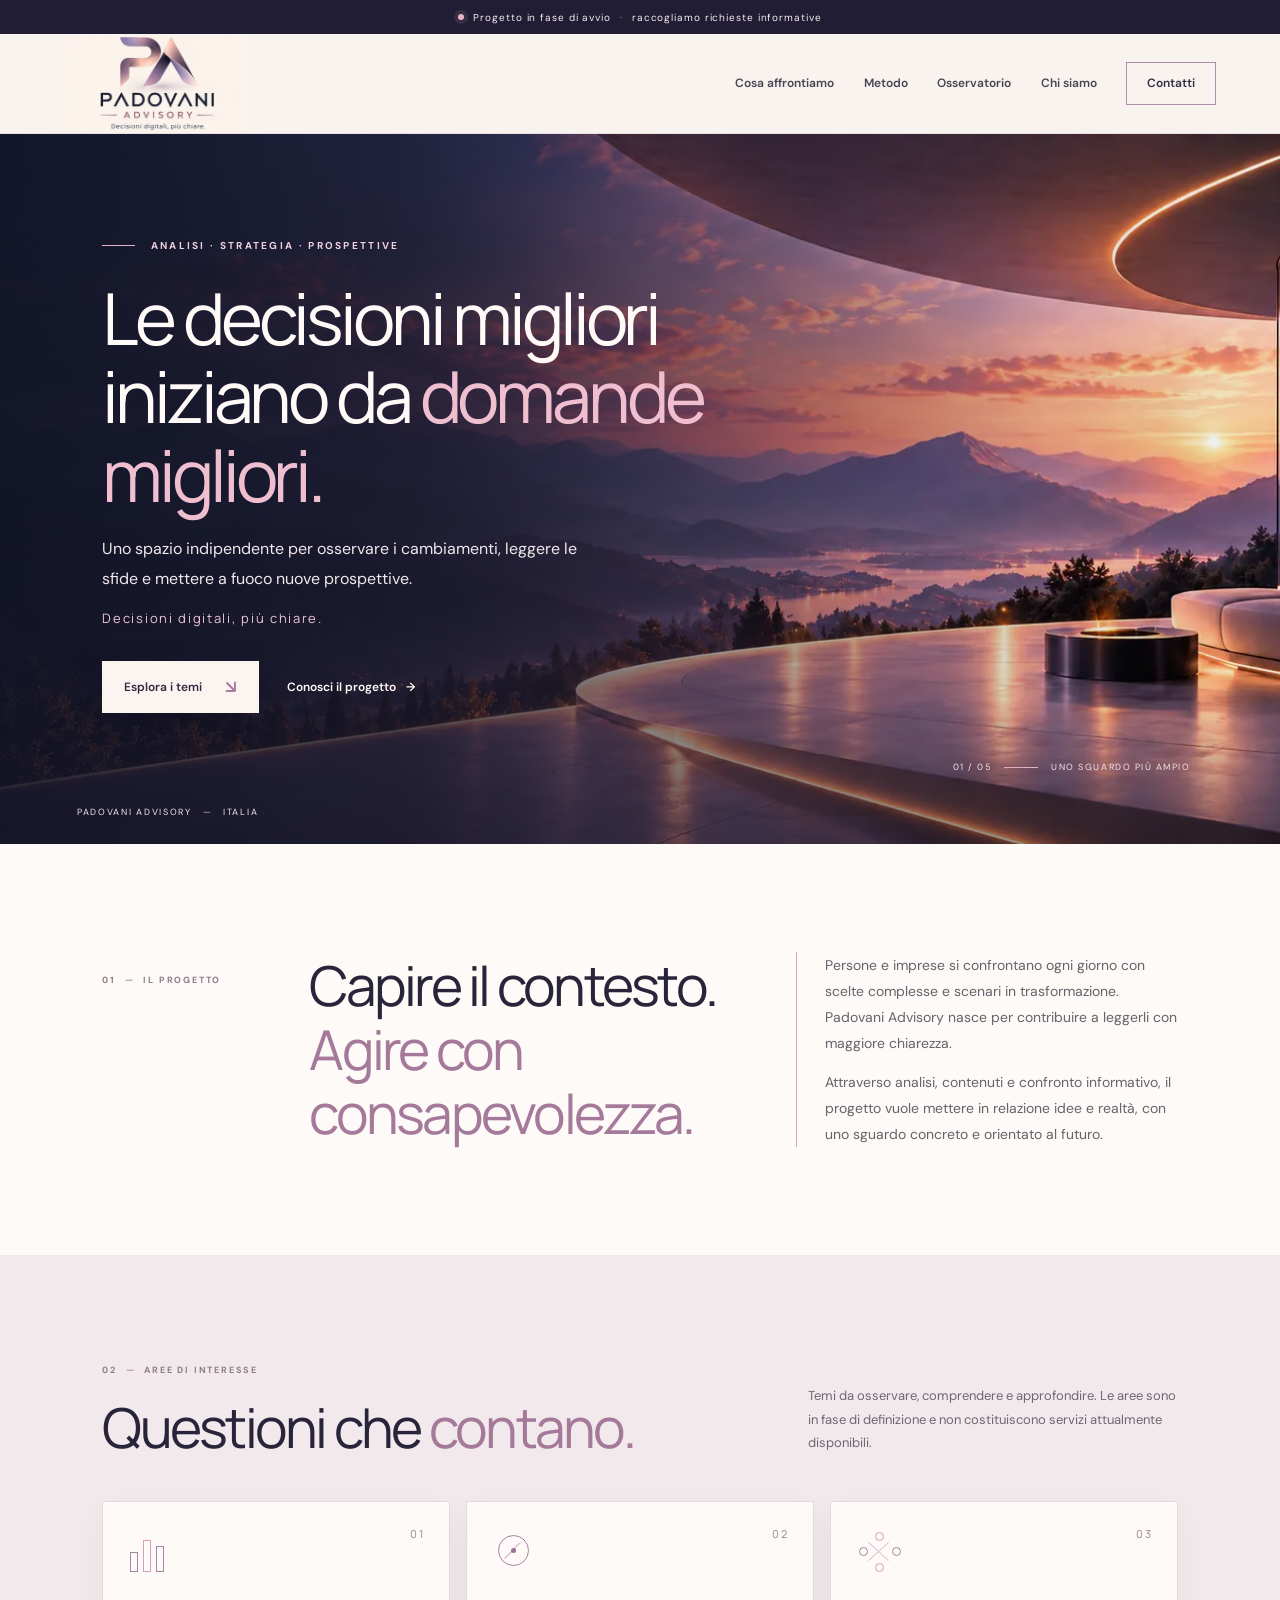
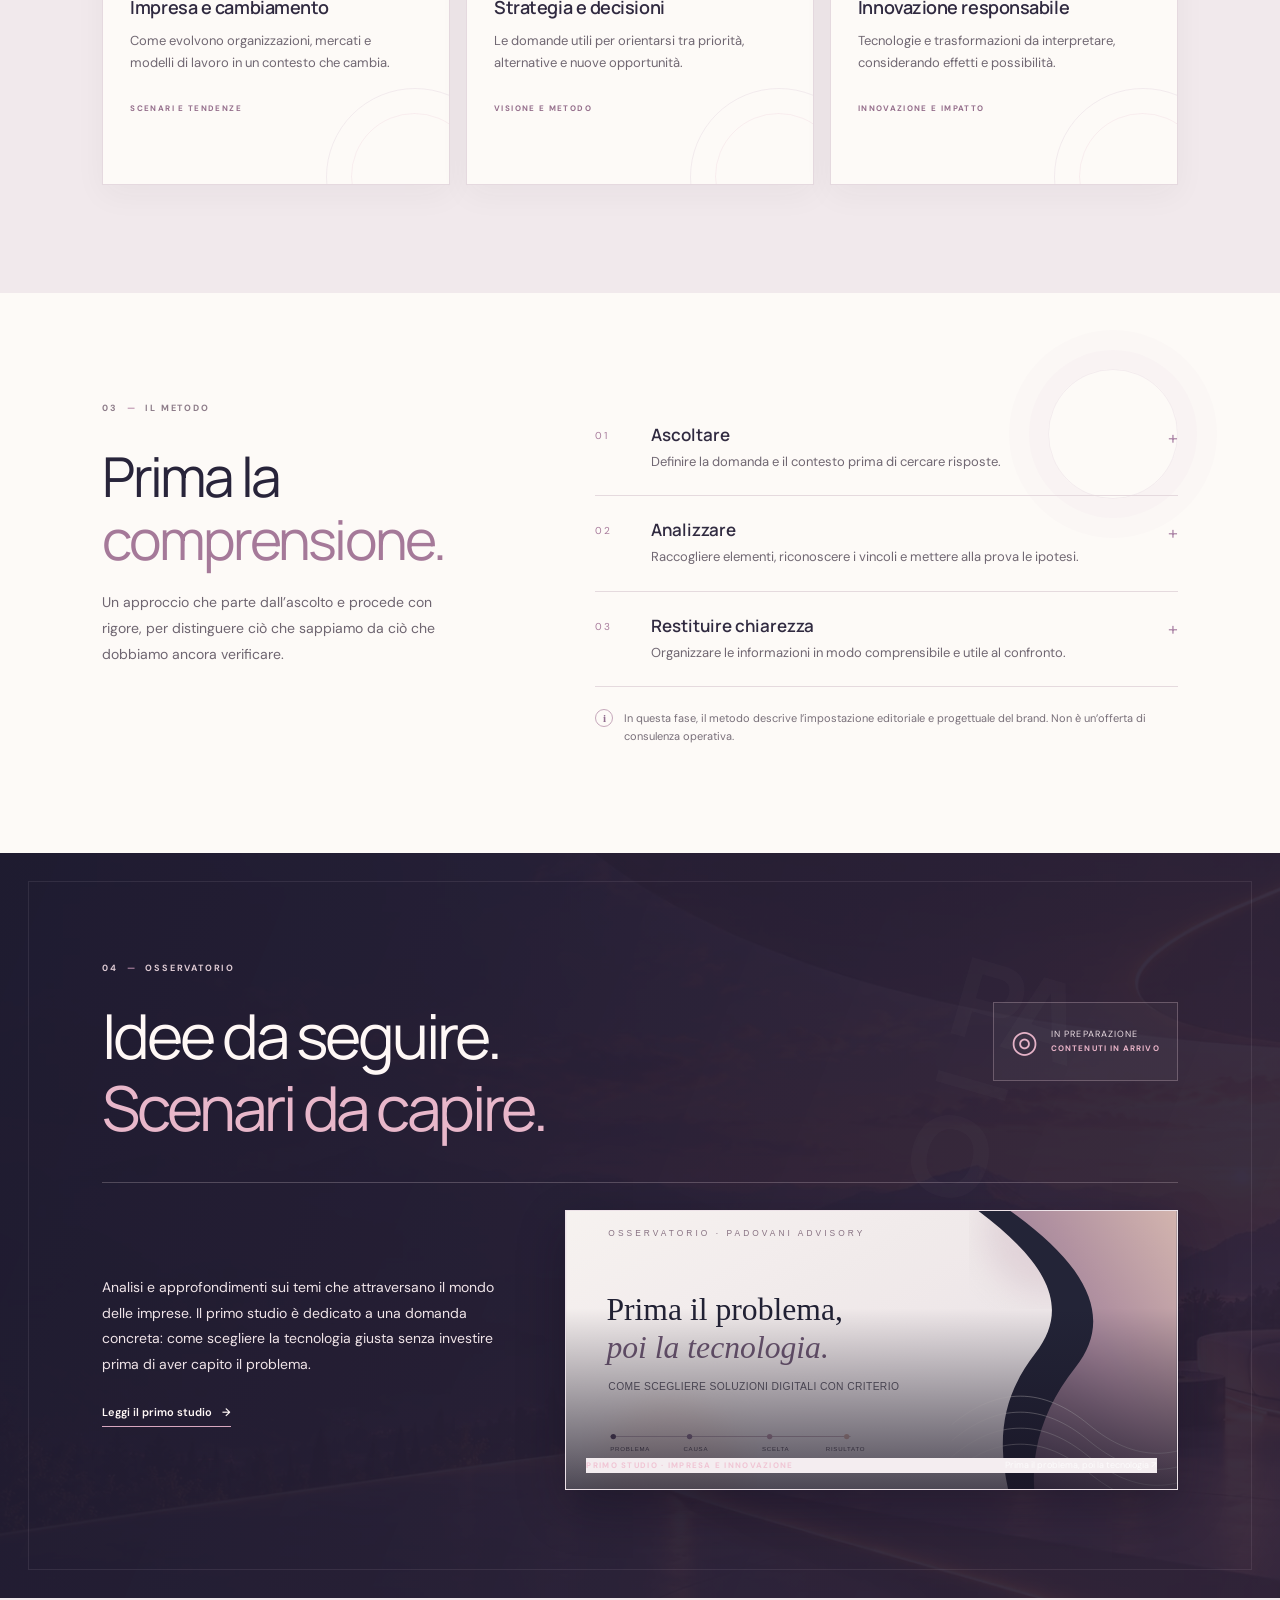
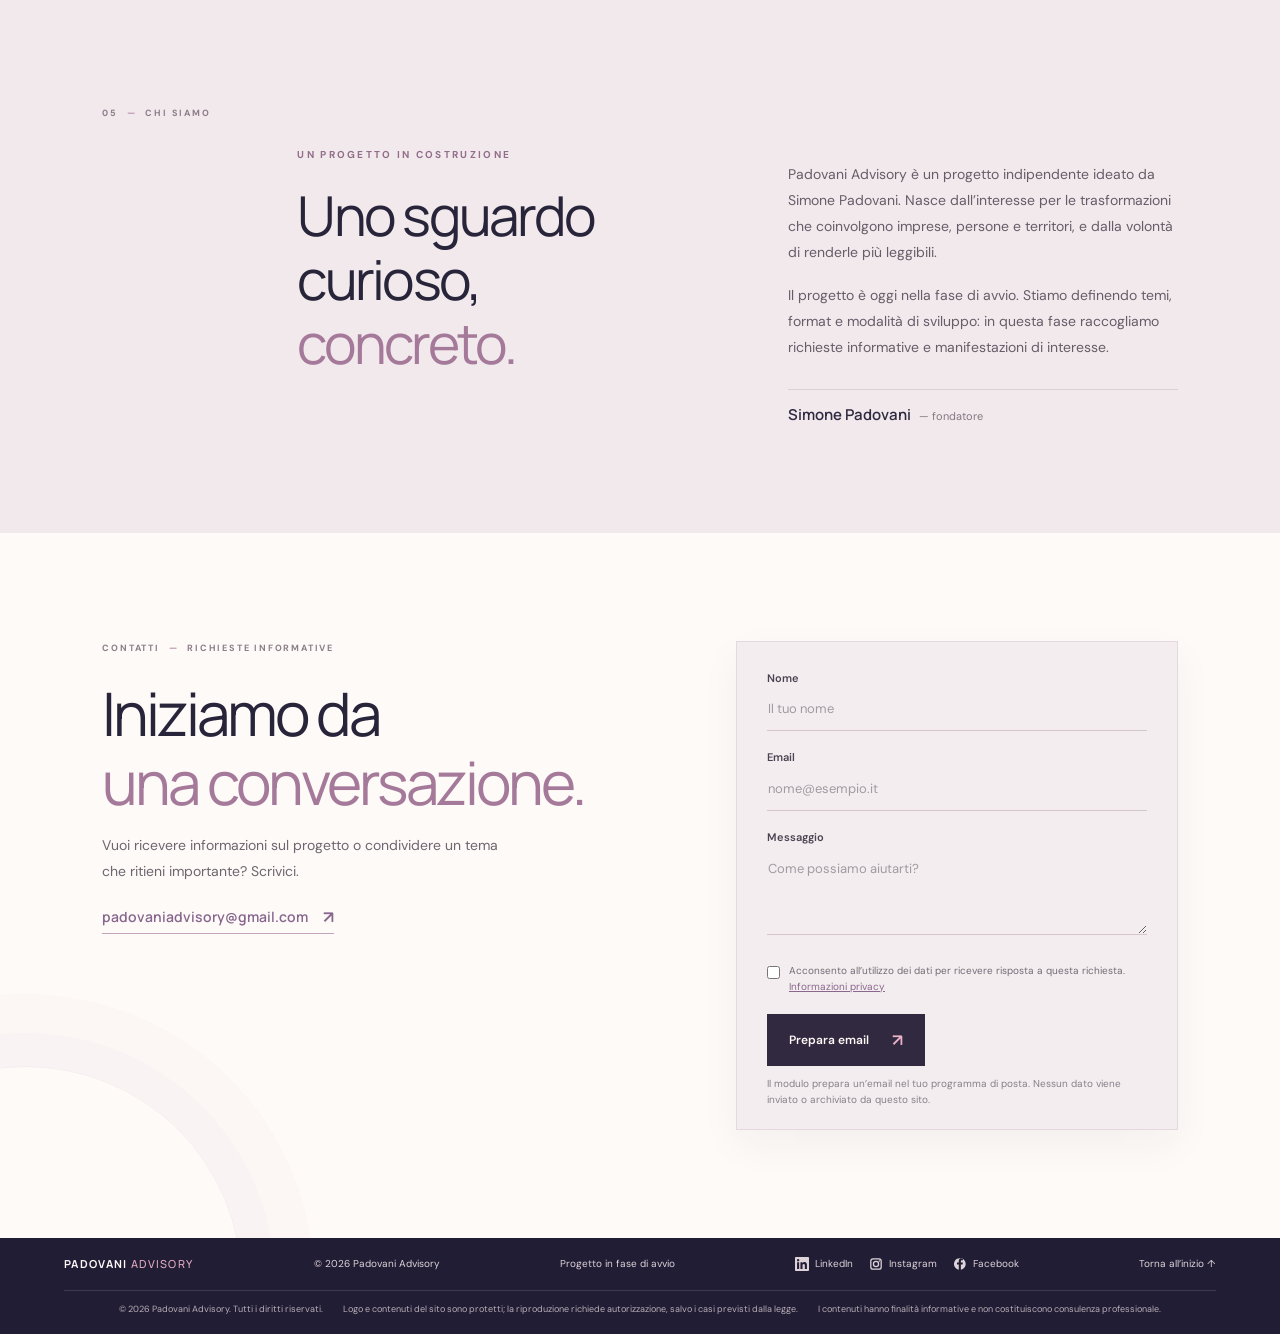
<file: index.html>
<!doctype html>
<html lang="it">
<head>
  <meta charset="utf-8">
  <meta name="viewport" content="width=device-width, initial-scale=1">
  <meta name="theme-color" content="#f7f2ef">
  <meta name="description" content="Padovani Advisory: uno spazio di analisi e divulgazione sui temi che incidono sulle decisioni di persone e imprese. Progetto in fase di avvio.">
  <title>Padovani Advisory — Analisi, metodo, prospettive</title>
  <link rel="icon" href="favicon.svg" type="image/svg+xml">
  <link rel="preconnect" href="https://fonts.googleapis.com">
  <link rel="preconnect" href="https://fonts.gstatic.com" crossorigin>
  <link href="https://fonts.googleapis.com/css2?family=DM+Sans:wght@400;500;600;700&family=Manrope:wght@300;400;500;600;700;800&display=swap" rel="stylesheet">
  <link rel="stylesheet" href="styles.css">
</head>
<body>
  <div class="notice"><span class="notice-dot"></span> Progetto in fase di avvio <span class="notice-separator">·</span> raccogliamo richieste informative</div>
  <header class="site-header">
    <a class="brand" href="#home" aria-label="Padovani Advisory, torna all'inizio">
      <img src="public/logo-padovani-advisory.webp" alt="Padovani Advisory — Decisioni digitali, più chiare">
    </a>
    <button class="menu-toggle" aria-label="Apri il menu" aria-expanded="false" aria-controls="main-nav"><span></span><span></span></button>
    <nav id="main-nav" class="main-nav" aria-label="Navigazione principale">
      <a href="#affrontiamo">Cosa affrontiamo</a><a href="#metodo">Metodo</a><a href="#osservatorio">Osservatorio</a><a href="#chi-siamo">Chi siamo</a>
      <a class="nav-contact" href="#contatti">Contatti</a>
    </nav>
  </header>
  <main>
    <section class="hero" id="home">
      <img class="hero-art" src="public/reference-style-hero.webp" alt="Architettura vetrata affacciata su montagne al tramonto rosa e lilla" fetchpriority="high">
      <div class="hero-grid"></div>
      <div class="hero-content">
        <p class="eyebrow"><span class="eyebrow-line"></span> ANALISI · STRATEGIA · PROSPETTIVE</p>
        <h1>Le decisioni migliori<br>iniziano da <em>domande migliori.</em></h1>
        <p class="hero-lead">Uno spazio indipendente per osservare i cambiamenti, leggere le sfide e mettere a fuoco nuove prospettive.</p>
        <p class="hero-motto">Decisioni digitali, più chiare.</p>
        <div class="hero-actions"><a class="button button-light" href="#affrontiamo">Esplora i temi <span aria-hidden="true">↘</span></a><a class="text-link" href="#chi-siamo">Conosci il progetto <span aria-hidden="true">→</span></a></div>
      </div>
      <div class="hero-aside"><span>01 / 05</span><i></i><span>UNO SGUARDO PIÙ AMPIO</span></div>
      <div class="hero-caption">PADOVANI ADVISORY <span>—</span> ITALIA</div>
    </section>

    <section class="intro section-pad">
      <div class="section-index">01 <span>—</span> IL PROGETTO</div>
      <div class="intro-copy"><h2>Capire il contesto.<br><em>Agire con consapevolezza.</em></h2><div class="intro-description"><p>Persone e imprese si confrontano ogni giorno con scelte complesse e scenari in trasformazione. Padovani Advisory nasce per contribuire a leggerli con maggiore chiarezza.</p><p>Attraverso analisi, contenuti e confronto informativo, il progetto vuole mettere in relazione idee e realtà, con uno sguardo concreto e orientato al futuro.</p></div></div>
    </section>

    <section class="topics section-pad" id="affrontiamo">
      <div class="section-head"><div><div class="section-index">02 <span>—</span> AREE DI INTERESSE</div><h2>Questioni che <em>contano.</em></h2></div><p>Temi da osservare, comprendere e approfondire. Le aree sono in fase di definizione e non costituiscono servizi attualmente disponibili.</p></div>
      <div class="topic-grid">
        <article class="topic-card"><div class="topic-num">01</div><div class="topic-icon icon-shift"><i></i><i></i><i></i></div><h3>Impresa e cambiamento</h3><p>Come evolvono organizzazioni, mercati e modelli di lavoro in un contesto che cambia.</p><span class="topic-tag">SCENARI E TENDENZE</span></article>
        <article class="topic-card"><div class="topic-num">02</div><div class="topic-icon icon-compass"><i></i><i></i></div><h3>Strategia e decisioni</h3><p>Le domande utili per orientarsi tra priorità, alternative e nuove opportunità.</p><span class="topic-tag">VISIONE E METODO</span></article>
        <article class="topic-card"><div class="topic-num">03</div><div class="topic-icon icon-network"><i></i><i></i><i></i><i></i></div><h3>Innovazione responsabile</h3><p>Tecnologie e trasformazioni da interpretare, considerando effetti e possibilità.</p><span class="topic-tag">INNOVAZIONE E IMPATTO</span></article>
      </div>
    </section>

    <section class="method section-pad" id="metodo">
      <div class="method-side"><div class="section-index">03 <span>—</span> IL METODO</div><h2>Prima la<br><em>comprensione.</em></h2><p>Un approccio che parte dall’ascolto e procede con rigore, per distinguere ciò che sappiamo da ciò che dobbiamo ancora verificare.</p></div>
      <div class="method-steps">
        <article><span class="step-number">01</span><div><h3>Ascoltare</h3><p>Definire la domanda e il contesto prima di cercare risposte.</p></div><span class="step-mark">+</span></article>
        <article><span class="step-number">02</span><div><h3>Analizzare</h3><p>Raccogliere elementi, riconoscere i vincoli e mettere alla prova le ipotesi.</p></div><span class="step-mark">+</span></article>
        <article><span class="step-number">03</span><div><h3>Restituire chiarezza</h3><p>Organizzare le informazioni in modo comprensibile e utile al confronto.</p></div><span class="step-mark">+</span></article>
        <div class="method-footnote"><span class="footnote-mark">i</span><p>In questa fase, il metodo descrive l’impostazione editoriale e progettuale del brand. Non è un’offerta di consulenza operativa.</p></div>
      </div>
    </section>

    <section class="observatory section-pad" id="osservatorio">
      <div class="obs-top"><div><div class="section-index">04 <span>—</span> OSSERVATORIO</div><h2>Idee da seguire.<br><em>Scenari da capire.</em></h2></div><div class="obs-label"><span class="obs-orbit">◎</span><span>IN PREPARAZIONE<br><b>CONTENUTI IN ARRIVO</b></span></div></div>
      <div class="obs-bottom"><div class="obs-copy"><p>Analisi e approfondimenti sui temi che attraversano il mondo delle imprese. Il primo studio è dedicato a una domanda concreta: come scegliere la tecnologia giusta senza investire prima di aver capito il problema.</p><a href="osservatorio/prima-il-problema-poi-la-tecnologia/" class="text-link text-link-dark">Leggi il primo studio <span>→</span></a></div><figure class="obs-photo obs-feature"><a href="osservatorio/prima-il-problema-poi-la-tecnologia/" aria-label="Leggi Prima il problema, poi la tecnologia"><img src="public/osservatorio-tecnologia-cover.svg" alt="Copertina dello studio: Prima il problema, poi la tecnologia" loading="lazy"></a><figcaption><span>PRIMO STUDIO · IMPRESA E INNOVAZIONE</span><i>Prima il problema, poi la tecnologia ↗</i></figcaption></figure></div>
      <div class="obs-decoration">PA<br>—<br>O</div>
    </section>

    <section class="about section-pad" id="chi-siamo">
      <div class="section-index">05 <span>—</span> CHI SIAMO</div><div class="about-content"><div class="about-title"><p class="eyebrow eyebrow-dark">UN PROGETTO IN COSTRUZIONE</p><h2>Uno sguardo<br>curioso, <em>concreto.</em></h2></div><div class="about-copy"><p>Padovani Advisory è un progetto indipendente ideato da Simone Padovani. Nasce dall’interesse per le trasformazioni che coinvolgono imprese, persone e territori, e dalla volontà di renderle più leggibili.</p><p>Il progetto è oggi nella fase di avvio. Stiamo definendo temi, format e modalità di sviluppo: in questa fase raccogliamo richieste informative e manifestazioni di interesse.</p><div class="signature">Simone Padovani <span>— fondatore</span></div></div></div>
    </section>

    <section class="contact section-pad" id="contatti">
      <div class="contact-left"><div class="section-index">CONTATTI <span>—</span> RICHIESTE INFORMATIVE</div><h2>Iniziamo da<br><em>una conversazione.</em></h2><p>Vuoi ricevere informazioni sul progetto o condividere un tema che ritieni importante? Scrivici.</p><a class="email-link" href="mailto:padovaniadvisory@gmail.com">padovaniadvisory@gmail.com <span>↗</span></a></div>
      <form class="contact-form" id="contact-form">
        <div class="form-row"><label for="name">Nome</label><input id="name" name="name" autocomplete="name" placeholder="Il tuo nome" required></div>
        <div class="form-row"><label for="email">Email</label><input id="email" name="email" type="email" autocomplete="email" placeholder="nome@esempio.it" required></div>
        <div class="form-row"><label for="message">Messaggio</label><textarea id="message" name="message" rows="3" placeholder="Come possiamo aiutarti?" required></textarea></div>
        <label class="consent"><input type="checkbox" required><span>Acconsento all’utilizzo dei dati per ricevere risposta a questa richiesta. <a href="mailto:padovaniadvisory@gmail.com?subject=Informativa%20privacy">Informazioni privacy</a></span></label>
        <button class="button button-submit" type="submit">Prepara email <span>↗</span></button><p class="form-note" id="form-note">Il modulo prepara un’email nel tuo programma di posta. Nessun dato viene inviato o archiviato da questo sito.</p>
      </form>
    </section>
  </main>
  <footer class="site-footer"><a class="footer-brand" href="#home">PADOVANI <b>ADVISORY</b></a><span>© 2026 Padovani Advisory</span><span>Progetto in fase di avvio</span><nav class="social-links" aria-label="Profili social">
    <a href="https://www.linkedin.com/in/simone-padovani-246959440?utm_source=share_via&amp;utm_content=profile&amp;utm_medium=member_android" target="_blank" rel="noopener noreferrer" aria-label="LinkedIn (si apre in una nuova scheda)"><svg viewBox="0 0 24 24" aria-hidden="true"><path d="M20.45 20.45h-3.56v-5.57c0-1.33-.03-3.04-1.85-3.04-1.85 0-2.13 1.44-2.13 2.94v5.67H9.35V9h3.42v1.56h.05a3.75 3.75 0 0 1 3.37-1.85c3.6 0 4.26 2.37 4.26 5.46zM5.34 7.43a2.06 2.06 0 1 1 0-4.12 2.06 2.06 0 0 1 0 4.12M7.12 20.45H3.56V9h3.56zM22.22 0H1.77C.79 0 0 .77 0 1.72v20.56C0 23.23.79 24 1.77 24h20.44c.98 0 1.79-.77 1.79-1.72V1.72C24 .77 23.2 0 22.22 0"/></svg><span>LinkedIn</span></a>
    <a href="https://www.instagram.com/padovaniadvisory?stkn=YnJjaWFvdHd5bWls" target="_blank" rel="noopener noreferrer" aria-label="Instagram (si apre in una nuova scheda)"><svg viewBox="0 0 24 24" aria-hidden="true"><path d="M7 2h10a5 5 0 0 1 5 5v10a5 5 0 0 1-5 5H7a5 5 0 0 1-5-5V7a5 5 0 0 1 5-5zm0 2.2A2.8 2.8 0 0 0 4.2 7v10A2.8 2.8 0 0 0 7 19.8h10a2.8 2.8 0 0 0 2.8-2.8V7A2.8 2.8 0 0 0 17 4.2zm5 2.3a5.5 5.5 0 1 1 0 11 5.5 5.5 0 0 1 0-11zm0 2.2a3.3 3.3 0 1 0 0 6.6 3.3 3.3 0 0 0 0-6.6zm5.7-3.2a1.3 1.3 0 1 1 0 2.6 1.3 1.3 0 0 1 0-2.6z"/></svg><span>Instagram</span></a>
    <a href="https://www.facebook.com/share/1DZqAWx1Lp/" target="_blank" rel="noopener noreferrer" aria-label="Facebook (si apre in una nuova scheda)"><svg viewBox="0 0 24 24" aria-hidden="true"><path d="M13.5 21.8v-8.9h3l.45-3.47H13.5V7.2c0-1 .28-1.68 1.72-1.68h1.83V2.42A24.3 24.3 0 0 0 14.38 2c-2.65 0-4.47 1.62-4.47 4.6v2.83h-3v3.47h3v8.9a10 10 0 1 1 3.59 0z"/></svg><span>Facebook</span></a>
  </nav><a href="#home">Torna all’inizio ↑</a><div class="footer-legal"><span>© 2026 Padovani Advisory. Tutti i diritti riservati.</span><span>Logo e contenuti del sito sono protetti; la riproduzione richiede autorizzazione, salvo i casi previsti dalla legge.</span><span>I contenuti hanno finalità informative e non costituiscono consulenza professionale.</span></div></footer>
  <script src="script.js"></script>
</body>
</html>
</file>
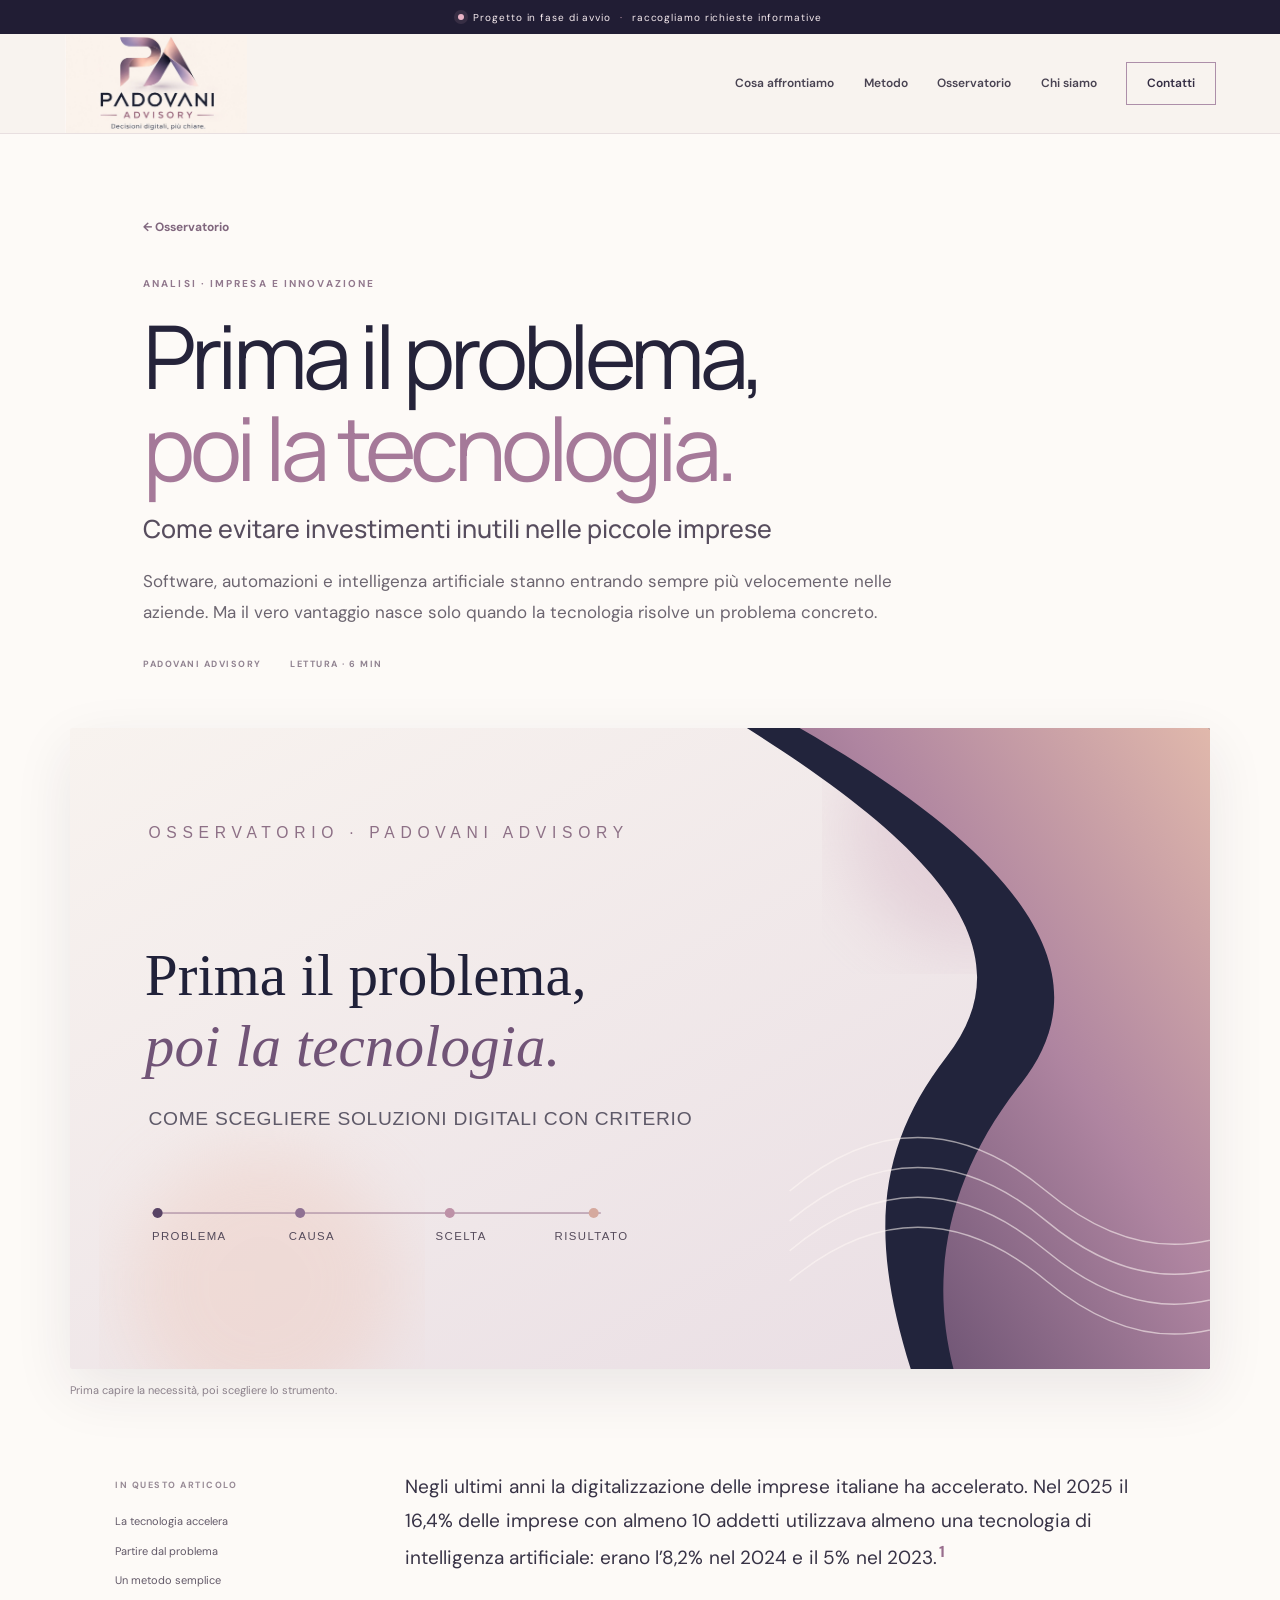
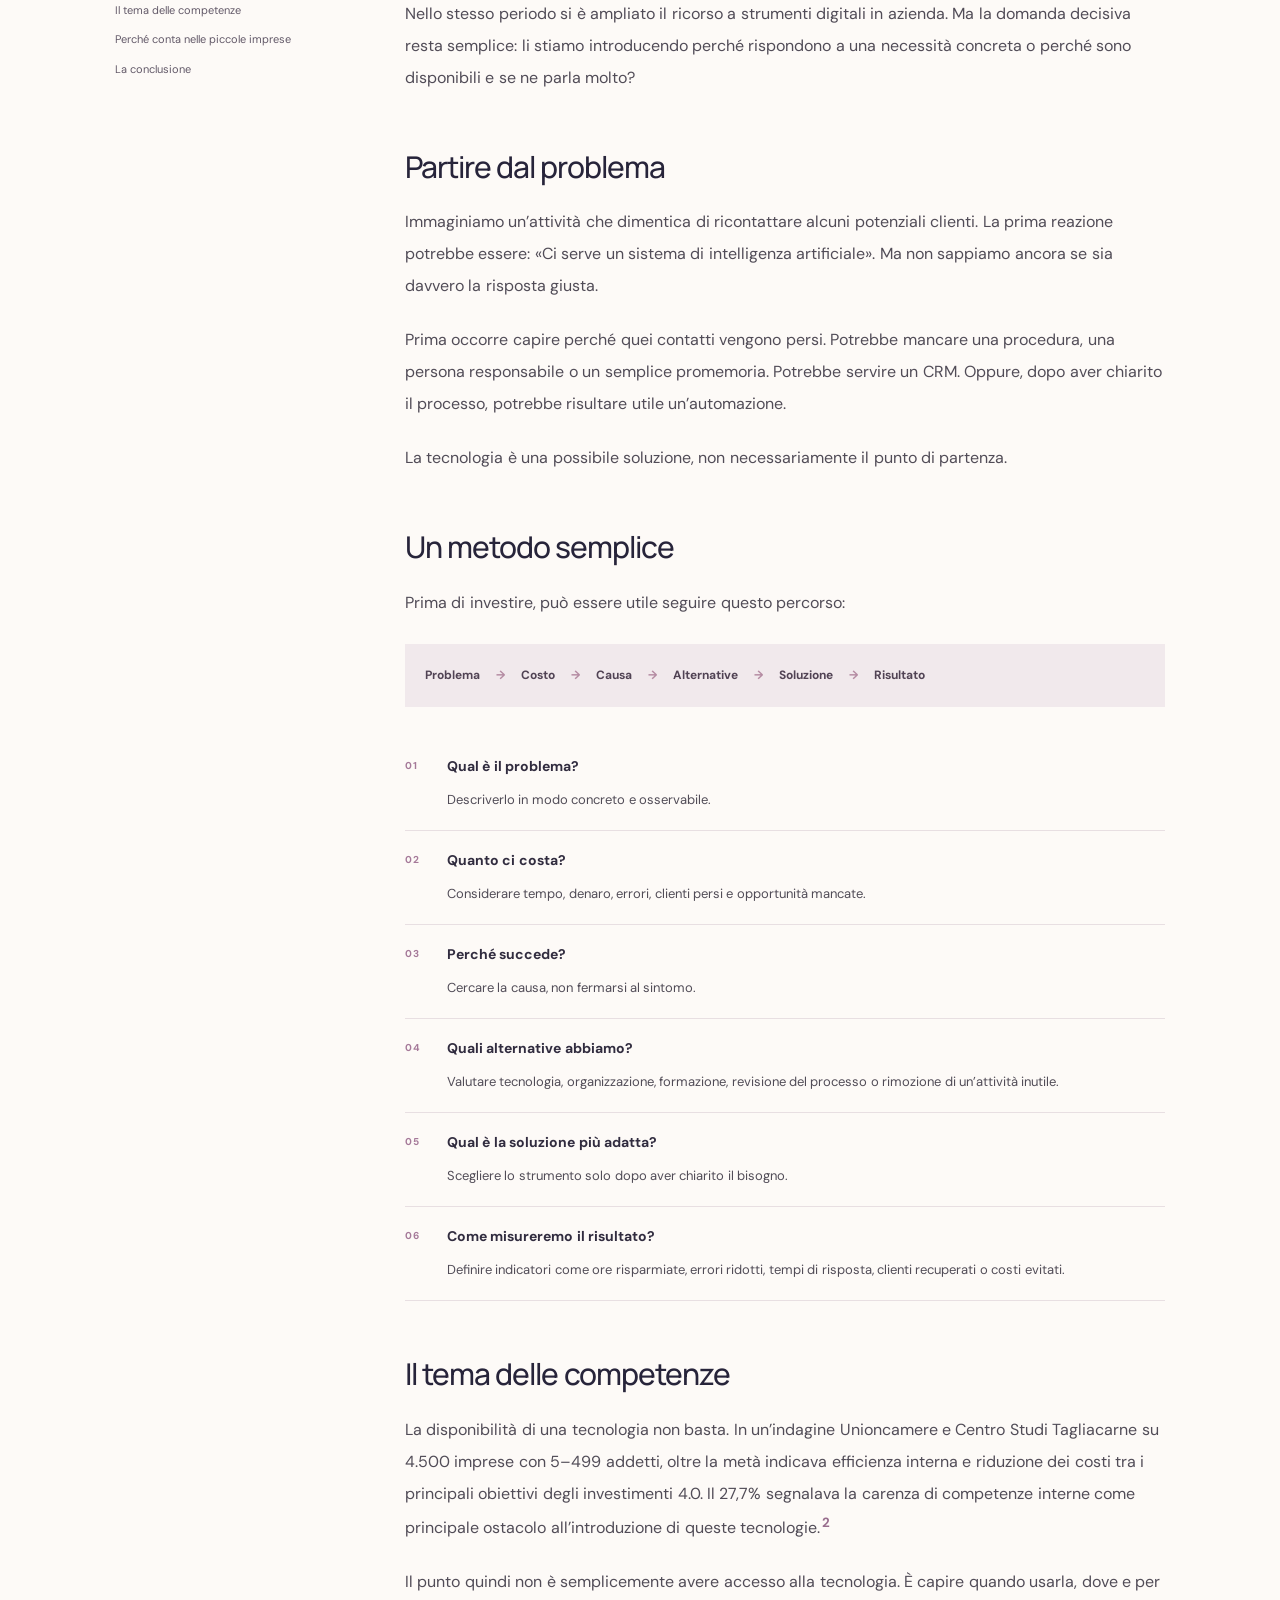
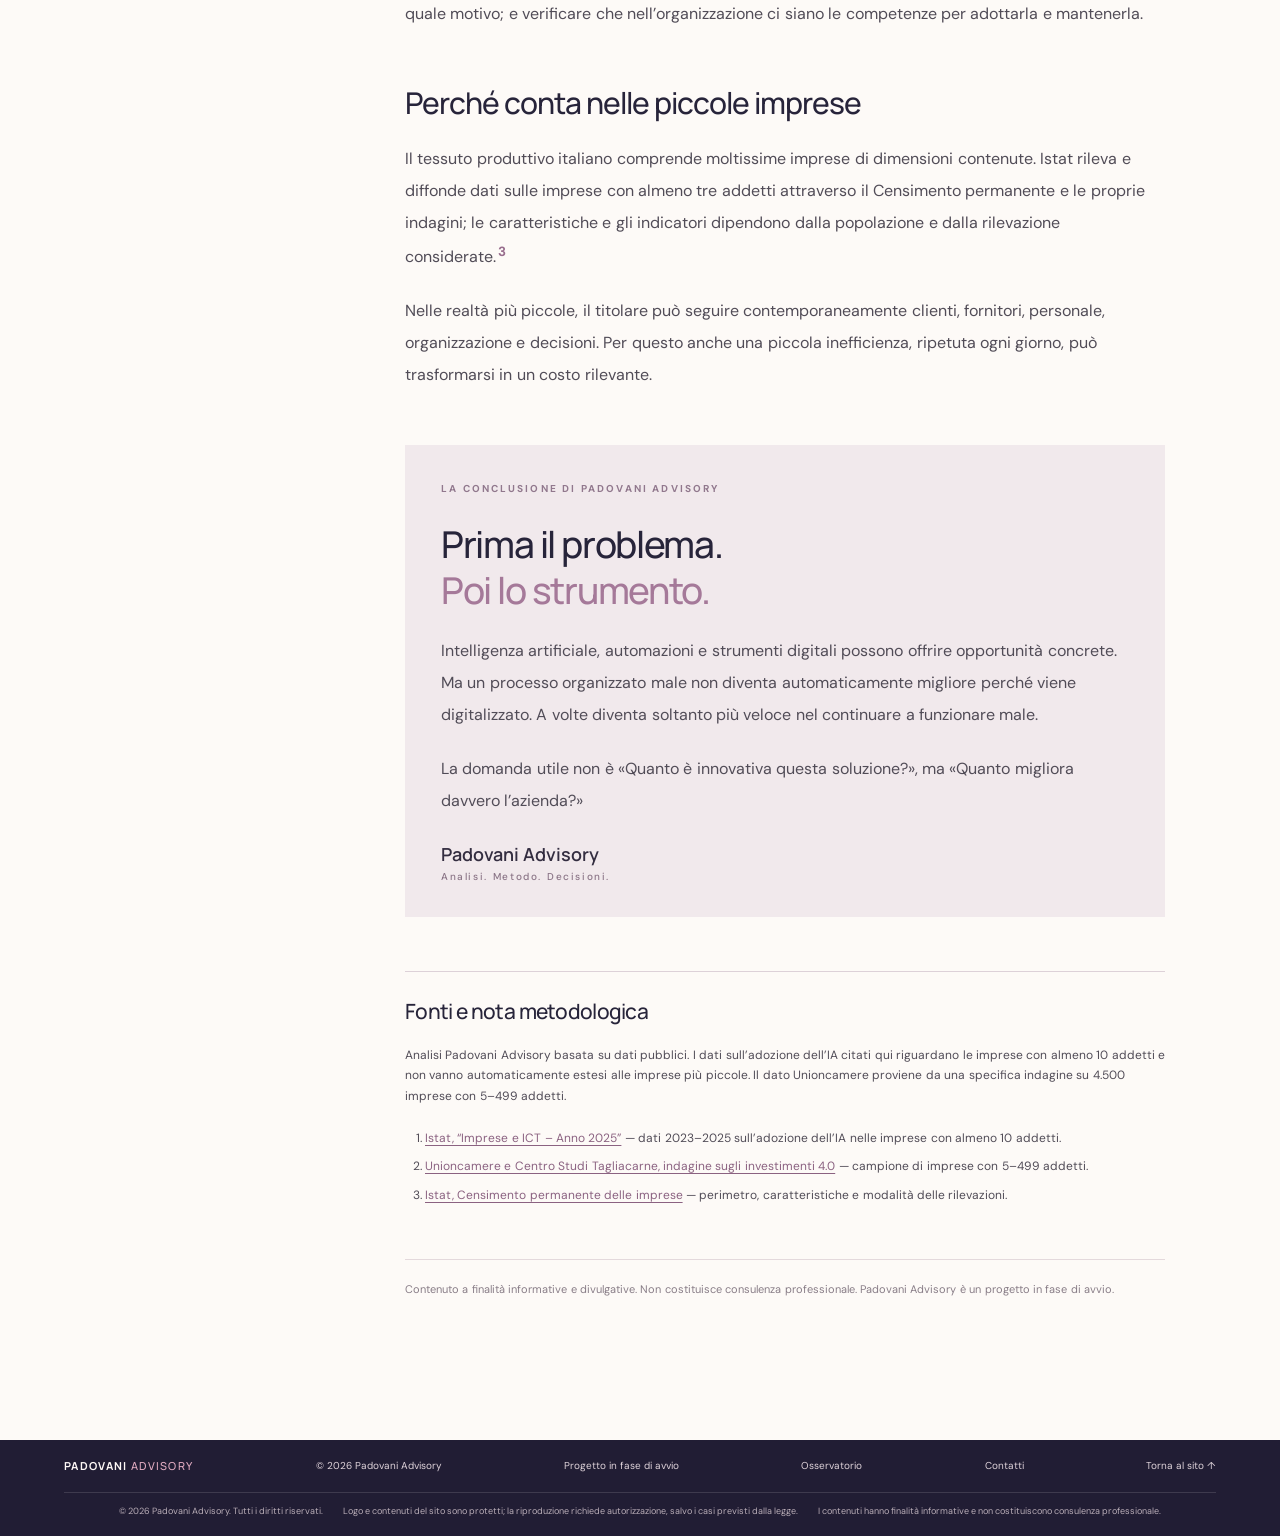
<file: osservatorio/prima-il-problema-poi-la-tecnologia/index.html>
<!doctype html>
<html lang="it">
<head>
  <meta charset="utf-8">
  <meta name="viewport" content="width=device-width, initial-scale=1">
  <meta name="theme-color" content="#f7f2ef">
  <meta name="description" content="Prima di investire in software, automazioni o intelligenza artificiale, conviene capire quale problema si vuole risolvere. Un metodo pratico per le piccole imprese.">
  <meta property="og:type" content="article">
  <meta property="og:title" content="Prima il problema, poi la tecnologia | Padovani Advisory">
  <meta property="og:description" content="La tecnologia crea valore quando risolve un problema concreto. Un percorso semplice per scegliere con criterio.">
  <meta property="og:image" content="https://padovani-advisory-site-r2bx2cer6-simytech.vercel.app/public/osservatorio-tecnologia-cover.svg">
  <meta property="og:url" content="https://padovani-advisory-site-r2bx2cer6-simytech.vercel.app/osservatorio/prima-il-problema-poi-la-tecnologia/">
  <title>Prima il problema, poi la tecnologia: come evitare investimenti inutili nelle piccole imprese | Padovani Advisory</title>
  <link rel="icon" href="../../favicon.svg" type="image/svg+xml">
  <link rel="preconnect" href="https://fonts.googleapis.com">
  <link rel="preconnect" href="https://fonts.gstatic.com" crossorigin>
  <link href="https://fonts.googleapis.com/css2?family=DM+Sans:wght@400;500;600;700&family=Manrope:wght@300;400;500;600;700;800&display=swap" rel="stylesheet">
  <link rel="stylesheet" href="../../styles.css">
  <link rel="stylesheet" href="article.css">
  <link rel="canonical" href="https://padovani-advisory-site-r2bx2cer6-simytech.vercel.app/osservatorio/prima-il-problema-poi-la-tecnologia/">
</head>
<body class="article-page">
  <div class="notice"><span class="notice-dot"></span> Progetto in fase di avvio <span class="notice-separator">·</span> raccogliamo richieste informative</div>
  <header class="site-header">
    <a class="brand" href="../../index.html#home" aria-label="Padovani Advisory, torna all'inizio"><img src="../../public/logo-padovani-advisory.webp" alt="Padovani Advisory — Decisioni digitali, più chiare"></a>
    <button class="menu-toggle" aria-label="Apri il menu" aria-expanded="false" aria-controls="main-nav"><span></span><span></span></button>
    <nav id="main-nav" class="main-nav" aria-label="Navigazione principale">
      <a href="../../index.html#affrontiamo">Cosa affrontiamo</a><a href="../../index.html#metodo">Metodo</a><a href="../../index.html#osservatorio">Osservatorio</a><a href="../../index.html#chi-siamo">Chi siamo</a><a class="nav-contact" href="../../index.html#contatti">Contatti</a>
    </nav>
  </header>
  <main>
    <article>
      <header class="article-hero">
        <a class="article-back" href="../../index.html#osservatorio">← Osservatorio</a>
        <p class="article-kicker">ANALISI · IMPRESA E INNOVAZIONE</p>
        <h1>Prima il problema,<br><em>poi la tecnologia.</em></h1>
        <p class="article-subtitle">Come evitare investimenti inutili nelle piccole imprese</p>
        <p class="article-deck">Software, automazioni e intelligenza artificiale stanno entrando sempre più velocemente nelle aziende. Ma il vero vantaggio nasce solo quando la tecnologia risolve un problema concreto.</p>
        <div class="article-meta"><span>PADOVANI ADVISORY</span><span>LETTURA · 6 MIN</span></div>
      </header>
      <figure class="article-cover"><img src="../../public/osservatorio-tecnologia-cover.svg" alt="Illustrazione editoriale: un percorso dalla domanda alla soluzione tecnologica"><figcaption>Prima capire la necessità, poi scegliere lo strumento.</figcaption></figure>
      <div class="article-layout">
        <aside class="article-aside"><span>IN QUESTO ARTICOLO</span><a href="#contesto">La tecnologia accelera</a><a href="#problema">Partire dal problema</a><a href="#metodo">Un metodo semplice</a><a href="#competenze">Il tema delle competenze</a><a href="#piccole-imprese">Perché conta nelle piccole imprese</a><a href="#conclusione">La conclusione</a></aside>
        <div class="article-body">
          <section id="contesto">
            <p class="article-lead">Negli ultimi anni la digitalizzazione delle imprese italiane ha accelerato. Nel 2025 il 16,4% delle imprese con almeno 10 addetti utilizzava almeno una tecnologia di intelligenza artificiale: erano l’8,2% nel 2024 e il 5% nel 2023.<sup><a href="#fonte-istat-ict">1</a></sup></p>
            <p>Nello stesso periodo si è ampliato il ricorso a strumenti digitali in azienda. Ma la domanda decisiva resta semplice: li stiamo introducendo perché rispondono a una necessità concreta o perché sono disponibili e se ne parla molto?</p>
          </section>
          <section id="problema">
            <h2>Partire dal problema</h2>
            <p>Immaginiamo un’attività che dimentica di ricontattare alcuni potenziali clienti. La prima reazione potrebbe essere: «Ci serve un sistema di intelligenza artificiale». Ma non sappiamo ancora se sia davvero la risposta giusta.</p>
            <p>Prima occorre capire perché quei contatti vengono persi. Potrebbe mancare una procedura, una persona responsabile o un semplice promemoria. Potrebbe servire un CRM. Oppure, dopo aver chiarito il processo, potrebbe risultare utile un’automazione.</p>
            <p>La tecnologia è una possibile soluzione, non necessariamente il punto di partenza.</p>
          </section>
          <section id="metodo">
            <h2>Un metodo semplice</h2>
            <p>Prima di investire, può essere utile seguire questo percorso:</p>
            <div class="method-flow" aria-label="Problema, costo, causa, alternative, soluzione, risultato"><span>Problema</span><i>→</i><span>Costo</span><i>→</i><span>Causa</span><i>→</i><span>Alternative</span><i>→</i><span>Soluzione</span><i>→</i><span>Risultato</span></div>
            <ol class="article-steps">
              <li><b>Qual è il problema?</b><span>Descriverlo in modo concreto e osservabile.</span></li>
              <li><b>Quanto ci costa?</b><span>Considerare tempo, denaro, errori, clienti persi e opportunità mancate.</span></li>
              <li><b>Perché succede?</b><span>Cercare la causa, non fermarsi al sintomo.</span></li>
              <li><b>Quali alternative abbiamo?</b><span>Valutare tecnologia, organizzazione, formazione, revisione del processo o rimozione di un’attività inutile.</span></li>
              <li><b>Qual è la soluzione più adatta?</b><span>Scegliere lo strumento solo dopo aver chiarito il bisogno.</span></li>
              <li><b>Come misureremo il risultato?</b><span>Definire indicatori come ore risparmiate, errori ridotti, tempi di risposta, clienti recuperati o costi evitati.</span></li>
            </ol>
          </section>
          <section id="competenze">
            <h2>Il tema delle competenze</h2>
            <p>La disponibilità di una tecnologia non basta. In un’indagine Unioncamere e Centro Studi Tagliacarne su 4.500 imprese con 5–499 addetti, oltre la metà indicava efficienza interna e riduzione dei costi tra i principali obiettivi degli investimenti 4.0. Il 27,7% segnalava la carenza di competenze interne come principale ostacolo all’introduzione di queste tecnologie.<sup><a href="#fonte-unioncamere">2</a></sup></p>
            <p>Il punto quindi non è semplicemente avere accesso alla tecnologia. È capire quando usarla, dove e per quale motivo; e verificare che nell’organizzazione ci siano le competenze per adottarla e mantenerla.</p>
          </section>
          <section id="piccole-imprese">
            <h2>Perché conta nelle piccole imprese</h2>
            <p>Il tessuto produttivo italiano comprende moltissime imprese di dimensioni contenute. Istat rileva e diffonde dati sulle imprese con almeno tre addetti attraverso il Censimento permanente e le proprie indagini; le caratteristiche e gli indicatori dipendono dalla popolazione e dalla rilevazione considerate.<sup><a href="#fonte-istat-imprese">3</a></sup></p>
            <p>Nelle realtà più piccole, il titolare può seguire contemporaneamente clienti, fornitori, personale, organizzazione e decisioni. Per questo anche una piccola inefficienza, ripetuta ogni giorno, può trasformarsi in un costo rilevante.</p>
          </section>
          <section id="conclusione" class="article-conclusion">
            <p class="article-kicker">LA CONCLUSIONE DI PADOVANI ADVISORY</p>
            <h2>Prima il problema.<br><em>Poi lo strumento.</em></h2>
            <p>Intelligenza artificiale, automazioni e strumenti digitali possono offrire opportunità concrete. Ma un processo organizzato male non diventa automaticamente migliore perché viene digitalizzato. A volte diventa soltanto più veloce nel continuare a funzionare male.</p>
            <p>La domanda utile non è «Quanto è innovativa questa soluzione?», ma «Quanto migliora davvero l’azienda?»</p>
            <div class="article-signoff">Padovani Advisory <span>Analisi. Metodo. Decisioni.</span></div>
          </section>
          <section class="article-sources" aria-labelledby="sources-title">
            <h2 id="sources-title">Fonti e nota metodologica</h2>
            <p>Analisi Padovani Advisory basata su dati pubblici. I dati sull’adozione dell’IA citati qui riguardano le imprese con almeno 10 addetti e non vanno automaticamente estesi alle imprese più piccole. Il dato Unioncamere proviene da una specifica indagine su 4.500 imprese con 5–499 addetti.</p>
            <ol>
              <li id="fonte-istat-ict"><a href="https://www.istat.it/tag/imprese/page/3/" target="_blank" rel="noopener noreferrer">Istat, “Imprese e ICT – Anno 2025”</a> — dati 2023–2025 sull’adozione dell’IA nelle imprese con almeno 10 addetti.</li>
              <li id="fonte-unioncamere"><a href="https://www.unioncamere.gov.it/comunicazione/comunicati-stampa/il-sud-accelera-il-passo-sulla-digitalizzazione-il-35-delle-imprese-meridionali-investira-40-entro-il-2027?page=contact" target="_blank" rel="noopener noreferrer">Unioncamere e Centro Studi Tagliacarne, indagine sugli investimenti 4.0</a> — campione di imprese con 5–499 addetti.</li>
              <li id="fonte-istat-imprese"><a href="https://www.istat.it/statistiche-per-temi/censimenti/imprese/" target="_blank" rel="noopener noreferrer">Istat, Censimento permanente delle imprese</a> — perimetro, caratteristiche e modalità delle rilevazioni.</li>
            </ol>
          </section>
          <p class="article-disclaimer">Contenuto a finalità informative e divulgative. Non costituisce consulenza professionale. Padovani Advisory è un progetto in fase di avvio.</p>
        </div>
      </div>
    </article>
  </main>
  <footer class="site-footer"><a class="footer-brand" href="../../index.html#home">PADOVANI <b>ADVISORY</b></a><span>© 2026 Padovani Advisory</span><span>Progetto in fase di avvio</span><a href="../../index.html#osservatorio">Osservatorio</a><a href="../../index.html#contatti">Contatti</a><a href="../../index.html">Torna al sito ↑</a><div class="footer-legal"><span>© 2026 Padovani Advisory. Tutti i diritti riservati.</span><span>Logo e contenuti del sito sono protetti; la riproduzione richiede autorizzazione, salvo i casi previsti dalla legge.</span><span>I contenuti hanno finalità informative e non costituiscono consulenza professionale.</span></div></footer>
  <script src="../../script.js"></script>
</body>
</html>
</file>
<file: styles.css>
:root {
  --ink: #202139;
  --ink-soft: #4b4656;
  --navy: #171b34;
  --plum: #48354e;
  --rose: #d9a1b8;
  --lilac: #a78caf;
  --ivory: #f8f3ef;
  --paper: #fdfaf7;
  --pink-paper: #f1e9ec;
  --line: #e4d9dc;
  --white: #fffdfa;
  --body: 'DM Sans', Arial, sans-serif;
  --display: 'Manrope', 'DM Sans', sans-serif;
  --content: 1190px;
}

* { box-sizing: border-box; }
html { scroll-behavior: smooth; scroll-padding-top: 100px; }
body { margin: 0; color: var(--ink); background: var(--paper); font: 16px/1.7 var(--body); }
img { display: block; max-width: 100%; }
a { color: inherit; text-decoration: none; }
button, input, textarea { font: inherit; }
::selection { background: #e6c2d0; color: var(--navy); }

.notice {
  min-height: 34px; padding: 5px 18px; display: flex; justify-content: center; align-items: center; gap: 9px;
  color: #f8edf1; background: #211d34; font-size: 10px; letter-spacing: .09em; text-align: center;
}
.notice-dot { width: 6px; height: 6px; flex: 0 0 6px; border-radius: 50%; background: #e8b3c6; box-shadow: 0 0 0 4px #e8b3c61c; }
.notice-separator { color: #d3a7b8; }

.site-header {
  height: 100px; padding: 0 max(calc((100vw - 1300px)/2), 5vw); display: flex; align-items: center; justify-content: space-between;
  position: sticky; top: 0; z-index: 20; background: rgba(248,243,239,.96); border-bottom: 1px solid #e8dfe0; backdrop-filter: blur(14px);
}
.brand { display: flex; width: 188px; height: 98px; align-items: center; overflow: hidden; }
.brand img { width: 184px; height: 123px; max-width: none; object-fit: contain; }
.main-nav { display: flex; align-items: center; gap: clamp(17px, 2.3vw, 34px); color: #494352; font-size: 12px; font-weight: 600; }
.main-nav a { transition: color .2s ease; }
.main-nav a:hover { color: #a37495; }
.main-nav .nav-contact { padding: 10px 20px; border: 1px solid #ad8fa9; color: #342d43; transition: color .2s, background .2s, border-color .2s; }
.main-nav .nav-contact:hover { color: white; background: var(--plum); border-color: var(--plum); }
.menu-toggle { display: none; }

.hero {
  min-height: min(710px, calc(100svh - 134px)); min-height: max(630px, min(710px, calc(100svh - 134px))); padding: 90px max(calc((100vw - var(--content))/2), 8vw) 118px;
  position: relative; isolation: isolate; display: flex; align-items: center; overflow: hidden; color: #fff9f6; background: #272138;
}
.hero-art { position: absolute; inset: 0; z-index: -2; width: 100%; height: 100%; object-fit: cover; object-position: center 52%; }
.hero::before { content: ''; position: absolute; inset: 0; z-index: -1; background: linear-gradient(90deg,rgba(19,21,39,.88) 0%,rgba(28,25,44,.78) 31%,rgba(45,32,52,.48) 55%,rgba(42,30,49,.13) 82%,rgba(28,25,40,.04) 100%); }
.hero::after { content: ''; position: absolute; inset: auto 0 0; z-index: -1; height: 140px; background: linear-gradient(0deg,rgba(25,20,37,.36),transparent); }
.hero-content { width: min(690px, 70%); }
.eyebrow { margin: 0; color: #efd2dd; font-size: 10px; font-weight: 700; letter-spacing: .23em; }
.eyebrow-line { display: inline-block; width: 33px; height: 1px; margin: 0 11px 3px 0; background: #e5b2c6; }
.hero h1 { max-width: 720px; margin: 25px 0 19px; color: #fffaf7; font: 400 clamp(48px, 5.6vw, 73px)/1.1 var(--display); letter-spacing: -.058em; }
.hero h1 em { color: #efbfd0; font-style: normal; }
.hero-lead { max-width: 500px; margin: 0; color: #f1e8eb; font-size: 16px; line-height: 1.85; }
.hero-motto { margin: 16px 0 0; color: #edc5d3; font: 400 13px var(--display); letter-spacing: .13em; }
.hero-actions { display: flex; align-items: center; gap: 28px; margin-top: 34px; }
.button { min-height: 52px; padding: 0 22px; display: inline-flex; justify-content: center; align-items: center; gap: 23px; border: 0; font: 600 12px var(--body); cursor: pointer; transition: transform .2s, background .2s, box-shadow .2s; }
.button-light { color: #302a40; background: #fbf4f0; box-shadow: 0 10px 26px #120f2080; }
.button-light:hover { transform: translateY(-2px); box-shadow: 0 15px 32px #120f208c; }
.button-light span { color: #a57a9c; font-size: 18px; }
.text-link { color: #fff9f7; font-size: 12px; font-weight: 600; }
.text-link span { margin-left: 7px; }
.hero-aside { position: absolute; right: 7%; bottom: 69px; display: flex; align-items: center; gap: 13px; color: #f3e5ea; font-size: 9px; letter-spacing: .17em; }
.hero-aside i { width: 34px; height: 1px; background: #e6b0c4; }
.hero-caption { position: absolute; bottom: 24px; left: 6%; color: #f2e7eb; font-size: 9px; letter-spacing: .19em; }
.hero-caption span { margin: 0 7px; color: #e2a9bf; }

.section-pad { padding: 108px max(calc((100vw - var(--content))/2), 8vw); }
.section-index { color: #8d7c89; font-size: 9px; font-weight: 700; letter-spacing: .2em; }
.section-index span { margin: 0 5px; color: #b98ca9; }
.section-pad h2 { margin: 17px 0; color: #28243a; font: 400 clamp(37px, 4.3vw, 55px)/1.16 var(--display); letter-spacing: -.05em; }
.section-pad h2 em { color: #a57999; font-style: normal; }

.intro { display: grid; grid-template-columns: 155px 1fr; gap: 52px; background: var(--paper); }
.intro > .section-index { padding-top: 21px; }
.intro-copy { display: grid; grid-template-columns: 1.06fr .94fr; gap: 56px; align-items: center; }
.intro-copy h2 { margin: 0; }
.intro-description { padding-left: 28px; border-left: 1px solid #cdaabd; color: #69616b; font-size: 14px; line-height: 1.86; }
.intro-description p { margin: 0 0 13px; }
.intro-description p:last-child { margin-bottom: 0; }

.topics { background: #f1e9ec; }
.section-head { margin-bottom: 42px; display: flex; justify-content: space-between; align-items: end; gap: 45px; }
.section-head h2 { margin-bottom: 0; }
.section-head > p { max-width: 370px; margin: 0 0 5px; color: #716672; font-size: 13px; line-height: 1.8; }
.topic-grid { display: grid; grid-template-columns: repeat(3,1fr); gap: 16px; }
.topic-card { min-height: 284px; padding: 28px 27px; position: relative; overflow: hidden; background: #fdfaf7; border: 1px solid #e5d9df; box-shadow: 0 10px 30px #3823360b; transition: transform .24s ease, box-shadow .24s ease; }
.topic-card:hover { transform: translateY(-4px); box-shadow: 0 17px 37px #38233618; }
.topic-card::before, .topic-card::after { content: ''; position: absolute; right: -55px; bottom: -82px; width: 176px; height: 176px; border: 1px solid #ad91b324; border-radius: 50%; pointer-events: none; }
.topic-card::after { right: -29px; bottom: -56px; width: 125px; height: 125px; border-color: #d99fb826; }
.topic-num { position: absolute; top: 24px; right: 24px; color: #a797a2; font: 500 11px var(--display); letter-spacing: .18em; }
.topic-icon { width: 46px; height: 42px; margin: 0 0 23px; position: relative; color: #a783a7; }
.icon-shift { display: flex; align-items: end; gap: 5px; }
.icon-shift i { width: 8px; height: 20px; border: 1px solid currentColor; }
.icon-shift i:nth-child(2) { height: 32px; border-color: #d79eb6; }
.icon-shift i:nth-child(3) { height: 26px; }
.icon-compass::before { content: ''; position: absolute; top: 5px; left: 4px; width: 29px; height: 29px; border: 1px solid currentColor; border-radius: 50%; }
.icon-compass i:first-child { position: absolute; top: 9px; left: 18px; width: 1px; height: 23px; background: #d79eb6; transform: rotate(44deg); }
.icon-compass i:last-child { position: absolute; top: 18px; left: 17px; width: 5px; height: 5px; border-radius: 50%; background: #927390; }
.icon-network i { position: absolute; width: 9px; height: 9px; border: 1px solid #a783a7; border-radius: 50%; background: #fdfaf7; }
.icon-network i:nth-child(1) { left: 1px; top: 17px; }
.icon-network i:nth-child(2) { left: 17px; top: 2px; border-color: #d79eb6; }
.icon-network i:nth-child(3) { left: 34px; top: 17px; }
.icon-network i:nth-child(4) { left: 17px; top: 33px; border-color: #d79eb6; }
.icon-network::before, .icon-network::after { content: ''; position: absolute; left: 7px; top: 21px; width: 27px; height: 1px; background: #d6c8d2; transform: rotate(-42deg); }
.icon-network::after { transform: rotate(42deg); }
.topic-card h3 { margin: 0 0 9px; color: #302a40; font: 600 18px/1.4 var(--display); letter-spacing: -.025em; }
.topic-card p { max-width: 275px; margin: 0 0 18px; color: #706772; font-size: 13px; line-height: 1.72; }
.topic-tag { color: #946e8b; font-size: 8px; font-weight: 700; letter-spacing: .17em; }

.method { display: grid; grid-template-columns: .8fr 1.2fr; gap: 105px; position: relative; background: var(--paper); }
.method::after { content: ''; position: absolute; top: 76px; right: 8%; width: 128px; height: 128px; border: 1px solid #b18bae20; border-radius: 50%; box-shadow: 0 0 0 19px #b18bae08, 0 0 0 39px #b18bae06; pointer-events: none; }
.method-side { position: relative; z-index: 1; }
.method-side h2 { margin-top: 28px; }
.method-side > p { max-width: 365px; margin: 0; color: #6e6570; font-size: 14px; line-height: 1.86; }
.method-steps { position: relative; z-index: 1; }
.method-steps article { padding: 22px 0; display: grid; grid-template-columns: 43px 1fr 25px; gap: 13px; border-bottom: 1px solid #e5dade; }
.step-number { padding-top: 4px; color: #a77b9b; font-size: 10px; letter-spacing: .13em; }
.method-steps h3 { margin: 0 0 5px; color: #302a40; font: 600 17px var(--display); }
.method-steps article p { margin: 0; color: #706772; font-size: 13px; line-height: 1.7; }
.step-mark { color: #ad87a8; font-size: 18px; text-align: right; }
.method-footnote { margin-top: 22px; display: flex; align-items: flex-start; gap: 11px; color: #786f79; }
.footnote-mark { width: 18px; height: 18px; display: grid; flex: 0 0 18px; place-items: center; border: 1px solid #c6a8bb; border-radius: 50%; color: #916e8f; font: 600 11px Georgia,serif; }
.method-footnote p { margin: 0; font-size: 11px; line-height: 1.65; }

.observatory { position: relative; overflow: hidden; color: #fff9f7; background: linear-gradient(112deg,rgba(31,27,48,.98),rgba(47,35,57,.93)),url('public/reference-style-hero.webp') center/cover; }
.observatory::before { content: ''; position: absolute; inset: 28px; border: 1px solid #fbe9ee16; pointer-events: none; }
.observatory .section-index { color: #dfcbd4; }
.obs-top { position: relative; z-index: 1; display: flex; justify-content: space-between; align-items: flex-start; gap: 30px; }
.obs-top h2 { margin: 24px 0 0; color: #fff8f6; font-size: clamp(42px,5vw,62px); }
.obs-top h2 em { color: #e8b7ca; }
.obs-label { margin-top: 41px; padding: 13px 17px; display: flex; align-items: center; gap: 12px; border: 1px solid #f0d3df45; background: #ffffff08; color: #eadce2; font-size: 9px; line-height: 1.65; letter-spacing: .12em; }
.obs-label b { color: #e9b4c8; font-size: 8px; }
.obs-orbit { color: #e5b2c7; font-size: 31px; }
.obs-bottom { margin-top: 38px; padding-top: 27px; position: relative; z-index: 1; display: grid; grid-template-columns: .8fr 1.2fr; gap: 55px; align-items: center; border-top: 1px solid #fbe9ee38; }
.obs-copy p { max-width: 450px; margin: 0 0 20px; color: #f0e4e8; font-size: 14px; line-height: 1.82; }
.text-link-dark { padding-bottom: 7px; border-bottom: 1px solid #d8a7bf; color: #fff8f6; font-size: 11px; }
.obs-photo { min-height: 280px; margin: 0; position: relative; overflow: hidden; border: 1px solid #f5e6ec38; box-shadow: 0 18px 44px #0f0b1b55; }
.obs-photo::after { content: ''; position: absolute; inset: 35% 0 0; background: linear-gradient(0deg,#171323bf,transparent); }
.obs-photo img { position: absolute; inset: 0; width: 100%; height: 100%; object-fit: cover; object-position: 58% 52%; filter: saturate(.76); transition: transform .6s ease; }
.obs-photo:hover img { transform: scale(1.035); }
.obs-photo figcaption { position: absolute; z-index: 1; right: 20px; bottom: 16px; left: 20px; display: flex; justify-content: space-between; align-items: end; gap: 12px; color: white; }
.obs-photo figcaption span { color: #f0c5d4; font-size: 8px; font-weight: 700; letter-spacing: .16em; }
.obs-photo figcaption i { color: #ffffffc9; font-size: 9px; font-style: normal; }
.obs-decoration { position: absolute; top: 15%; right: 18%; color: #fff1f505; font: 800 110px/.72 var(--display); letter-spacing: -.1em; transform: rotate(16deg); }

.about { background: #f1e9ec; }
.about-content { margin: 25px 0 0 195px; display: grid; grid-template-columns: 1fr 1fr; gap: 100px; }
.eyebrow-dark { color: #926e8a; }
.about-title h2 { margin-top: 21px; }
.about-copy { padding-top: 16px; color: #675d69; font-size: 14px; line-height: 1.85; }
.about-copy p { margin: 0 0 17px; }
.signature { margin-top: 28px; padding-top: 14px; border-top: 1px solid #ddcfd7; color: #302a40; font: 600 15px var(--display); }
.signature span { margin-left: 5px; color: #857682; font: 400 11px var(--body); }

.contact { display: grid; grid-template-columns: 1fr .82fr; gap: 95px; position: relative; overflow: hidden; background: var(--paper); }
.contact::before { content: ''; position: absolute; left: -190px; bottom: -260px; width: 430px; height: 430px; border: 1px solid #ad8cad1d; border-radius: 50%; box-shadow: 0 0 0 33px #ad8cad08,0 0 0 72px #dba2b808; }
.contact-left, .contact-form { position: relative; z-index: 1; }
.contact h2 { margin: 23px 0 15px; font-size: clamp(40px,4.8vw,60px); }
.contact-left > p { max-width: 420px; margin: 0; color: #6e6570; font-size: 14px; line-height: 1.85; }
.email-link { margin-top: 20px; padding-bottom: 5px; display: inline-flex; align-items: center; gap: 15px; border-bottom: 1px solid #c5a3b8; color: #87658d; font: 600 14px var(--display); }
.email-link span { font-size: 17px; }
.contact-form { padding: 27px 30px 21px; background: #f3edef; border: 1px solid #e5d9df; box-shadow: 0 15px 38px #3823360c; }
.form-row { margin-bottom: 17px; }
.form-row label { display: block; margin-bottom: 3px; color: #4c4352; font-size: 11px; font-weight: 600; }
.form-row input, .form-row textarea { width: 100%; padding: 8px 1px 10px; border: 0; border-bottom: 1px solid #d5c5cd; outline: none; color: #302b3d; background: transparent; font-size: 13px; resize: vertical; }
.form-row input:focus, .form-row textarea:focus { border-color: #a9809f; }
.form-row input::placeholder, .form-row textarea::placeholder { color: #a399a2; }
.consent { margin: 20px 0; display: flex; align-items: flex-start; gap: 9px; color: #746a75; font-size: 10px; line-height: 1.55; }
.consent input { margin: 3px 0 0; accent-color: #967394; }
.consent a { color: #8a678d; text-decoration: underline; }
.button-submit { min-width: 154px; color: #fff8f6; background: #30293f; }
.button-submit:hover { transform: translateY(-1px); background: #59425d; }
.button-submit span { color: #e9b2c7; font-size: 17px; }
.form-note { margin: 10px 0 0; color: #887f88; font-size: 10px; line-height: 1.6; }

.site-footer { min-height: 78px; padding: 17px max(calc((100vw - 1300px)/2),5vw); display: flex; flex-wrap: wrap; justify-content: space-between; align-items: center; gap: 18px; color: #dfd3da; background: #211d34; font-size: 10px; }
.footer-legal { flex: 1 0 100%; display: flex; flex-wrap: wrap; justify-content: center; gap: 5px 20px; border-top: 1px solid rgba(255,255,255,.13); padding-top: 12px; color: #b9adb7; font-size: 9px; line-height: 1.5; text-align: center; }
.footer-brand { color: #fff9f7; font: 700 11px var(--display); letter-spacing: .12em; }
.footer-brand b { color: #e2acc2; font-weight: 500; }
.site-footer > a:last-child { color: #f1e6eb; }
.social-links { display: flex; align-items: center; gap: 16px; }
.social-links a { display: inline-flex; align-items: center; gap: 6px; color: #dfd3da; transition: color .2s ease; }
.social-links a:hover { color: #f0bfd1; }
.social-links svg { width: 14px; height: 14px; fill: currentColor; flex: 0 0 auto; }

@media (max-width: 980px) {
  .site-header { padding-inline: 5vw; }
  .main-nav { gap: 16px; font-size: 11px; }
  .hero { min-height: 630px; padding-inline: 8vw; }
  .hero-art { object-position: 56% center; }
  .hero-content { width: min(650px, 78%); }
  .intro { grid-template-columns: 125px 1fr; gap: 28px; }
  .intro-copy { gap: 30px; }
  .method { gap: 58px; }
  .about-content { margin-left: 150px; gap: 48px; }
  .contact { gap: 48px; }
}

@media (max-width: 680px) {
  html { scroll-padding-top: 78px; }
  .notice { min-height: 32px; gap: 7px; font-size: 9px; letter-spacing: .04em; }
  .site-header { height: 78px; padding-inline: 15px; }
  .brand { width: 132px; height: 77px; }
  .brand img { width: 130px; height: 87px; }
  .menu-toggle { width: 42px; height: 42px; display: flex; flex-direction: column; justify-content: center; align-items: center; gap: 6px; border: 1px solid #cbb9c5; border-radius: 2px; background: #faf6f3; }
  .menu-toggle span { width: 16px; height: 1px; background: #322b41; }
  .main-nav { display: none; position: absolute; inset: 78px 0 auto; padding: 12px 20px 20px; align-items: stretch; flex-direction: column; gap: 0; background: #fbf7f4; border-bottom: 1px solid #e5d8df; box-shadow: 0 12px 18px #211d3418; }
  .main-nav.open { display: flex; }
  .main-nav a { padding: 12px 3px; border-bottom: 1px solid #eee4e7; color: #40384a; font-size: 14px; }
  .main-nav .nav-contact { margin-top: 12px; padding: 10px; border: 1px solid #b693aa; text-align: center; }
  .hero { min-height: 635px; padding: 65px 25px 103px; align-items: center; }
  .hero-art { object-position: 60% center; }
  .hero::before { background: linear-gradient(90deg,rgba(20,22,41,.86),rgba(27,25,45,.7) 56%,rgba(42,31,54,.31)); }
  .hero-content { width: 100%; }
  .eyebrow { font-size: 8px; letter-spacing: .17em; }
  .eyebrow-line { width: 23px; margin-right: 7px; }
  .hero h1 { margin: 22px 0 15px; font-size: clamp(38px,10vw,48px); line-height: 1.13; }
  .hero-lead { max-width: 410px; font-size: 14px; }
  .hero-motto { font-size: 11px; }
  .hero-actions { margin-top: 27px; align-items: flex-start; flex-direction: column; gap: 18px; }
  .button { min-height: 48px; }
  .hero-aside { right: 22px; bottom: 45px; font-size: 8px; }
  .hero-caption { left: 22px; bottom: 18px; font-size: 8px; }
  .section-pad { padding: 70px 24px; }
  .section-pad h2 { font-size: 37px; }
  .intro { display: block; }
  .intro > .section-index { padding-top: 0; }
  .intro-copy { display: block; }
  .intro-copy h2 { margin-top: 25px; font-size: 38px; }
  .intro-description { margin-top: 23px; padding-left: 18px; font-size: 13px; }
  .section-head { margin-bottom: 30px; align-items: flex-start; flex-direction: column; gap: 12px; }
  .section-head > p { font-size: 12px; }
  .topic-grid { grid-template-columns: 1fr; gap: 12px; }
  .topic-card { min-height: 0; padding: 24px; }
  .topic-card p { max-width: 380px; }
  .method { display: block; }
  .method::after { top: 45px; right: 4%; width: 80px; height: 80px; }
  .method-side > p { margin-bottom: 30px; }
  .method-steps article { grid-template-columns: 36px 1fr 22px; gap: 9px; padding: 20px 0; }
  .observatory { padding-top: 74px; padding-bottom: 72px; }
  .observatory::before { inset: 14px; }
  .obs-top { align-items: flex-start; flex-direction: column; gap: 2px; }
  .obs-top h2 { margin-top: 23px; font-size: 40px; }
  .obs-label { margin-top: 20px; padding: 10px 13px; }
  .obs-bottom { margin-top: 26px; padding-top: 22px; grid-template-columns: 1fr; gap: 24px; }
  .obs-copy p { font-size: 13px; }
  .obs-photo { min-height: 225px; }
  .obs-photo figcaption { right: 13px; bottom: 12px; left: 13px; }
  .obs-photo figcaption span { font-size: 7px; }
  .obs-photo figcaption i { font-size: 8px; }
  .obs-decoration { top: 24%; right: -12px; font-size: 72px; }
  .about-content { margin: 24px 0 0; display: block; }
  .about-title h2 { font-size: 40px; }
  .about-copy { padding-top: 4px; font-size: 13px; }
  .contact { display: block; }
  .contact h2 { font-size: 42px; }
  .contact-left > p { font-size: 13px; }
  .email-link { font-size: 13px; }
  .contact-form { margin-top: 34px; padding: 22px 18px; }
  .contact::before { left: -250px; bottom: -275px; }
  .site-footer { padding: 23px 24px; display: grid; grid-template-columns: 1fr 1fr; gap: 13px; font-size: 9px; }
  .site-footer span:nth-child(2), .site-footer > a:last-child { text-align: right; }
  .social-links { grid-column: 1 / -1; justify-content: center; gap: 20px; padding: 2px 0; }
  .footer-legal { grid-column: 1 / -1; display: grid; gap: 6px; padding-top: 11px; }
}

@media (prefers-reduced-motion: reduce) {
  *, *::before, *::after { scroll-behavior: auto !important; transition: none !important; }
}

.obs-feature{background:#e9dfe5}
.obs-feature>a{display:block;overflow:hidden}
.obs-feature img{transition:transform .55s ease}
.obs-feature:hover img{transform:scale(1.035)}
.obs-feature figcaption{background:#f4edf0}
.obs-feature figcaption i{font-style:normal}
</file>
<file: osservatorio/prima-il-problema-poi-la-tecnologia/article.css>
.article-page{background:var(--paper)}
.article-hero{max-width:1050px;margin:auto;padding:78px 28px 56px}
.article-back{display:inline-flex;margin-bottom:38px;color:#80677e;font-size:12px;font-weight:700}
.article-kicker{margin:0 0 18px;color:#91788d;font-size:10px;font-weight:700;letter-spacing:.21em}
.article-hero h1{margin:0;color:#25233a;font:400 clamp(48px,7vw,88px)/1.04 var(--display);letter-spacing:-.06em}
.article-hero h1 em{color:#a57999;font-style:normal}
.article-subtitle{margin:18px 0 20px;color:#574d5e;font:500 clamp(18px,2.4vw,25px)/1.4 var(--display)}
.article-deck{max-width:760px;margin:0;color:#6c6570;font-size:17px;line-height:1.8}
.article-meta{display:flex;gap:28px;margin-top:29px;color:#918391;font-size:9px;font-weight:700;letter-spacing:.17em}
.article-cover{max-width:1190px;margin:0 auto 70px;padding:0 25px}
.article-cover img{width:100%;border-radius:2px;box-shadow:0 20px 60px #31243b17}
.article-cover figcaption{margin-top:12px;color:#8b808a;font-size:11px}
.article-layout{max-width:1190px;margin:0 auto;padding:0 25px 100px;display:grid;grid-template-columns:210px minmax(0,760px);gap:80px;justify-content:center}
.article-aside{align-self:start;position:sticky;top:125px;display:flex;flex-direction:column;gap:13px;padding-top:8px}
.article-aside span{margin-bottom:7px;color:#988b96;font-size:9px;font-weight:700;letter-spacing:.17em}
.article-aside a{color:#625968;font-size:11px;line-height:1.5}
.article-aside a:hover{color:#a57999}
.article-body{color:#514c57;font-size:16px;line-height:1.9}
.article-body section{margin:0 0 44px;scroll-margin-top:120px}
.article-body h2{margin:0 0 17px;color:#27243a;font:500 30px/1.25 var(--display);letter-spacing:-.035em}
.article-body p{margin:0 0 17px}
.article-body .article-lead{color:#383346;font-size:19px;line-height:1.8}
.article-body sup a{padding:0 2px;color:#986d8d;font-weight:700}
.method-flow{display:flex;flex-wrap:wrap;align-items:center;gap:10px;margin:25px 0;padding:20px;background:#f1e9ec;color:#514354;font-size:12px;font-weight:700}
.method-flow i{color:#b48ba2;font-style:normal}
.article-steps{counter-reset:item;list-style:none;padding:0;margin:25px 0}
.article-steps li{counter-increment:item;display:grid;grid-template-columns:35px 1fr;column-gap:12px;padding:15px 0;border-bottom:1px solid #e8dfe2}
.article-steps li::before{content:"0" counter(item);grid-row:span 2;color:#a57999;font-size:10px;font-weight:700;letter-spacing:.1em}
.article-steps b{color:#312c3f;font-size:14px}
.article-steps span{font-size:13px;line-height:1.65}
.article-conclusion{padding:34px 36px;background:#f1e9ec}
.article-conclusion h2{font-size:37px}
.article-conclusion h2 em{color:#a57999;font-style:normal}
.article-signoff{margin-top:25px;color:#332d40;font:600 18px var(--display)}
.article-signoff span{display:block;margin-top:4px;color:#8a7486;font:500 10px var(--body);letter-spacing:.16em}
.article-sources{padding-top:26px;border-top:1px solid #ddd1d8}
.article-sources h2{font-size:21px}
.article-sources p,.article-sources li{font-size:12px;line-height:1.7}
.article-sources ol{padding-left:20px}
.article-sources a{color:#8b6281;text-decoration:underline;text-underline-offset:3px}
.article-disclaimer{padding:18px 0;border-top:1px solid #e4d9dc;color:#887d87;font-size:11px!important}
@media(max-width:800px){.article-hero{padding:52px 22px 40px}.article-back{margin-bottom:27px}.article-deck{font-size:15px}.article-cover{margin-bottom:46px;padding:0 15px}.article-layout{grid-template-columns:1fr;gap:25px;padding:0 22px 70px}.article-aside{position:static;display:grid;grid-template-columns:1fr 1fr;gap:8px 14px;padding:17px;background:#f1e9ec}.article-aside span{grid-column:1/-1}.article-body{font-size:15px}.article-body h2{font-size:26px}.article-body .article-lead{font-size:17px}.method-flow{gap:8px;padding:15px}.method-flow span{font-size:10px}.article-conclusion{padding:26px 22px}}
@media(max-width:480px){.article-hero h1{font-size:45px}.article-meta{gap:17px;font-size:8px}.article-aside{grid-template-columns:1fr}.article-aside span{grid-column:auto}.method-flow{gap:7px}.method-flow i{font-size:10px}.article-steps li{grid-template-columns:28px 1fr}.article-conclusion h2{font-size:32px}}

/* Maggiore respiro per rendere la lettura più chiara, soprattutto su smartphone */
.article-body{word-spacing:.025em;line-height:2}
.article-body p{margin-bottom:22px}
.article-body section{margin-bottom:54px}
.article-body h2{margin-bottom:21px}
.article-steps{margin:30px 0}
.article-steps li{padding:19px 0;row-gap:5px}
.article-steps b{line-height:1.55}
.article-steps span{line-height:1.8}
.method-flow{column-gap:15px;row-gap:13px;line-height:1.6}
.method-flow span{padding:2px 0;white-space:nowrap}
.article-sources li{margin-bottom:8px}
@media(max-width:800px){
 .article-body{line-height:2.05}
 .article-body p{margin-bottom:21px}
 .article-body section{margin-bottom:46px}
 .article-steps li{padding:17px 0;column-gap:10px;row-gap:5px}
 .method-flow{column-gap:12px;row-gap:12px}
}
@media(max-width:480px){
 .article-body{font-size:16px;line-height:2.05;word-spacing:.04em}
 .article-body .article-lead{font-size:17px;line-height:1.95}
 .article-body p{margin-bottom:23px}
 .article-steps li{grid-template-columns:30px 1fr;padding:18px 0}
 .article-steps b{font-size:14px}
 .article-steps span{font-size:14px;line-height:1.8}
 .method-flow{gap:9px 11px;padding:17px}
 .method-flow span{font-size:11px}
 .method-flow i{font-size:11px}
}

/* Layout a colonna nei quesiti per evitare che domanda e risposta sembrino parole unite */
.article-steps li{
 display:flex;
 flex-wrap:wrap;
 align-items:flex-start;
 column-gap:10px;
 row-gap:7px;
}
.article-steps li::before{flex:0 0 30px;grid-row:auto}
.article-steps li b{flex:1 1 calc(100% - 45px);display:block}
.article-steps li span{flex:1 1 100%;display:block;margin-left:40px}
.method-flow{display:flex;align-items:center;justify-content:flex-start;gap:12px 14px}
.method-flow span{display:inline-block}
.method-flow i{display:inline-block;padding:0 2px}
@media(max-width:480px){
 .article-steps li{display:grid;grid-template-columns:30px minmax(0,1fr);column-gap:10px;row-gap:7px}
 .article-steps li::before{grid-column:1;grid-row:1}
 .article-steps li b{grid-column:2;display:block}
 .article-steps li span{grid-column:2;margin-left:0}
 .method-flow{gap:12px 10px}
}

/* Domanda in grassetto e risposta su una riga separata */
.article-steps li{
 display:grid;
 grid-template-columns:30px minmax(0,1fr);
 grid-template-rows:auto auto;
 column-gap:12px;
 row-gap:8px;
 align-items:start;
}
.article-steps li::before{grid-column:1;grid-row:1 / span 2}
.article-steps li b{grid-column:2;grid-row:1;display:block;margin:0 0 2px}
.article-steps li span{grid-column:2;grid-row:2;display:block;margin:0}
@media(max-width:480px){
 .article-steps li{grid-template-columns:26px minmax(0,1fr);column-gap:10px;row-gap:9px;padding:19px 0}
 .article-steps li b{font-size:15px;line-height:1.55}
 .article-steps li span{font-size:14px;line-height:1.85}
}
</file>
